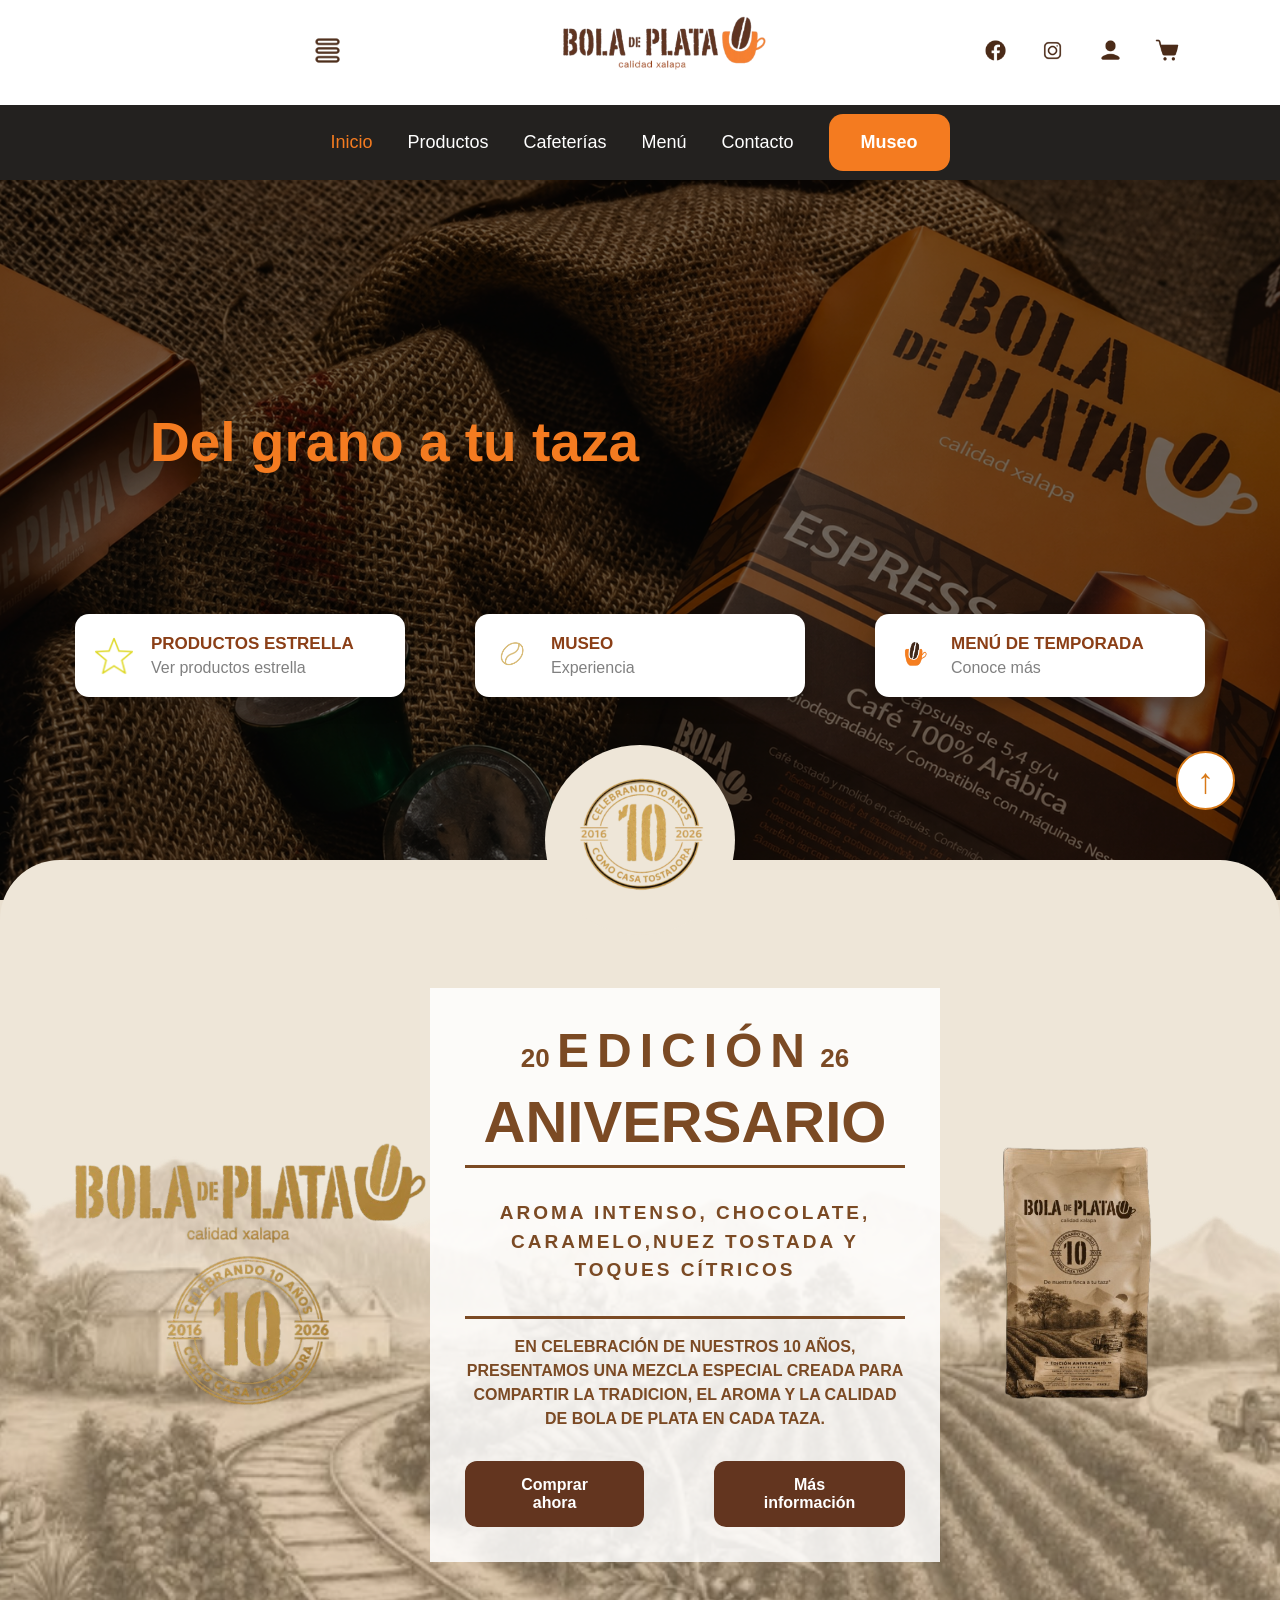
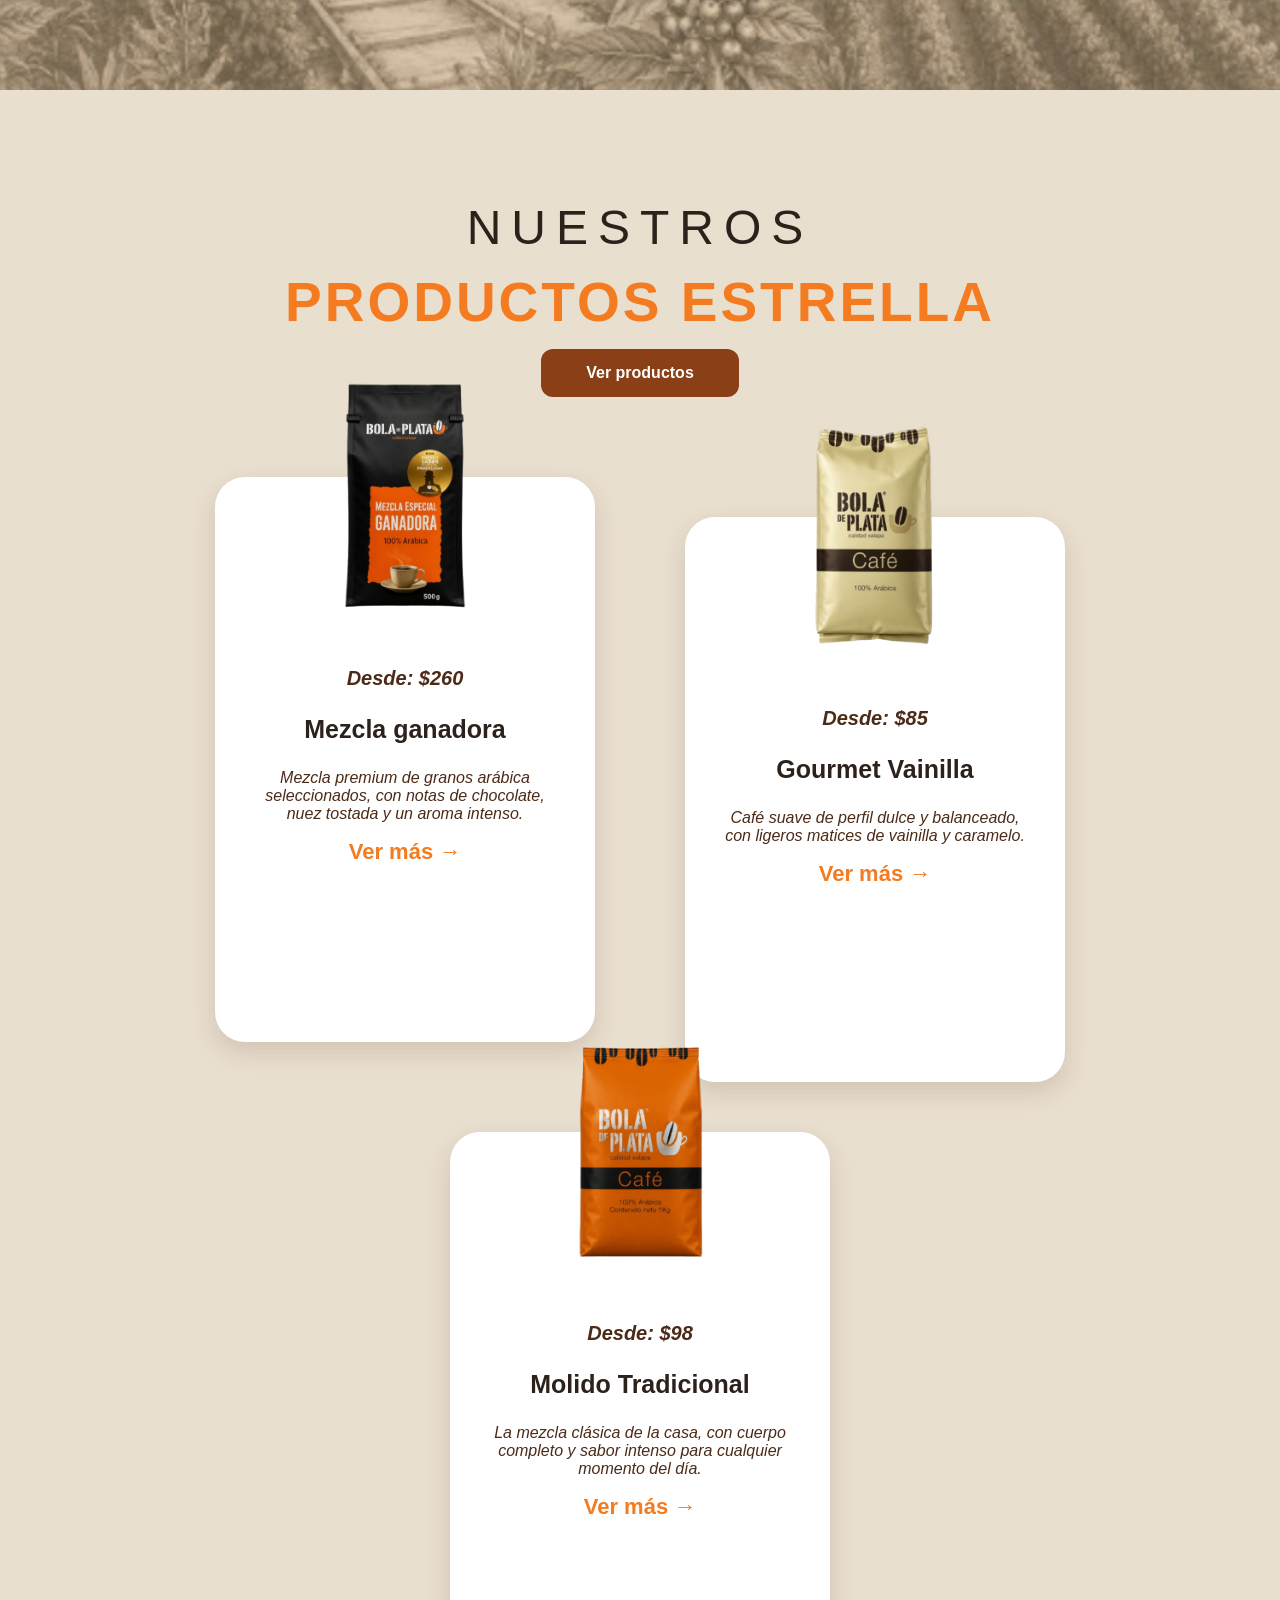
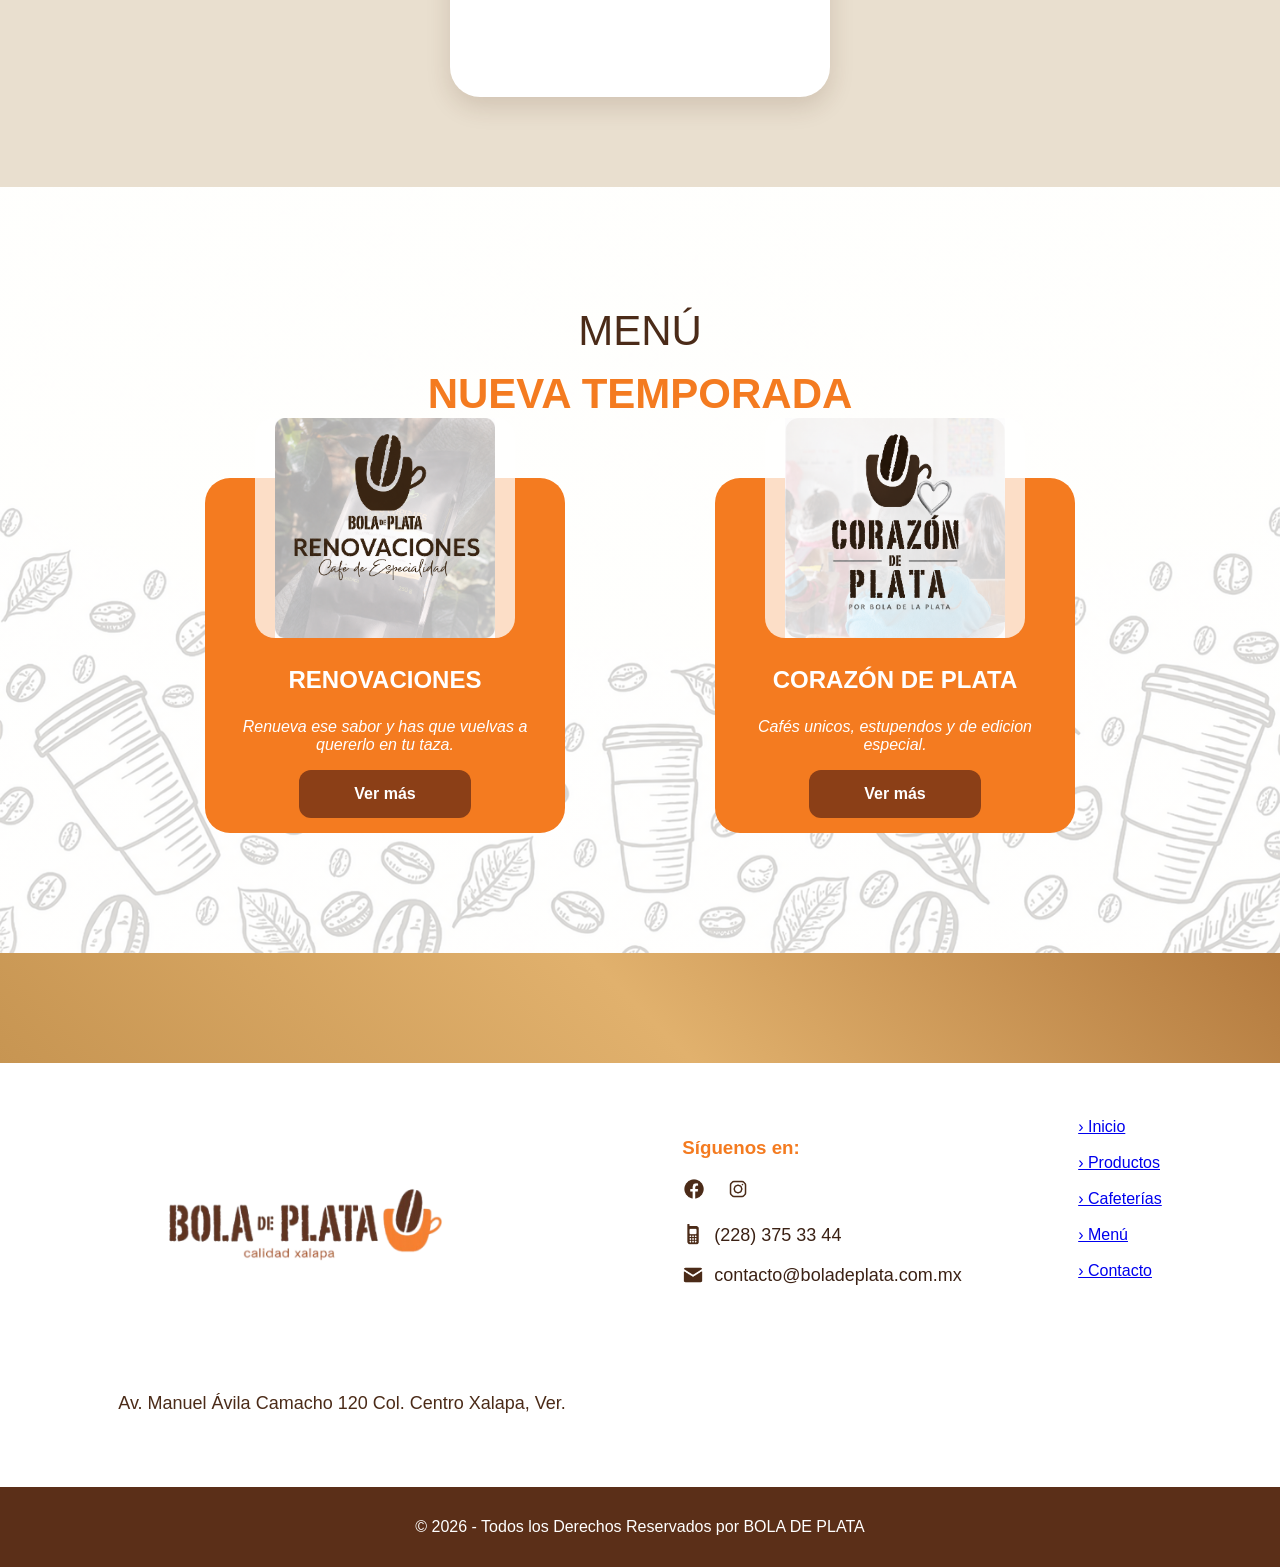
<file: cafeteria.html>
<!DOCTYPE html>
<html lang="es">
<head>
    <meta charset="UTF-8">
    <title>Bola de Plata</title>
    <link rel="stylesheet" href="css/estilo.css">
</head>
<body>

<header class="encabezado-superior">
    <div class="menu-icono">
        <img src="img/iconoMenu.png " alt="Menú">
    </div>

    <div class="logo-centro">
        <img src="img/iconoCentro.png" alt="Bola de Plata">
    </div>

    <div class="iconos">
        <a href="https://www.facebook.com/" target="_blank">
            <img src="img/iconoFace.png" alt="Facebook">
        </a>
        
        <a href="https://www.instagram.com/" target="_blank">
            <img src="img/iconoInsta.png" alt="Instagram">
        </a>
        
        <a href="contacto.html">
            <img src="img/iconoUsuario.png" alt="Usuario">
        </a>
        
        <a href="sucursales.html">
            <img src="img/iconoCarrito.png" alt="Carrito">
        </a>
    </div>
</header>

<nav class="menu-principal">
    <a href="cafeteria.html" class="activo">Inicio</a>
    <a href="productos.html">Productos</a>
    <a href="sucursales.html">Cafeterías</a>
    <a href="lineas.html">Menú</a>
    <a href="contacto.html">Contacto</a>
    <a href="museo.html" class="boton-menu">Museo</a>
</nav>

<section class="hero animar">
    <div class="capa-oscura"></div>

    <div class="contenido-hero">
        <h2>Del grano a tu taza</h2>
    </div>

    <div class="opciones-hero">
        <a href="productos.html" class="tarjeta-hero">
            <img src="img/iconoEstrella.png" alt="Productos" class="icono-hero">
            <div>
                <h3>PRODUCTOS ESTRELLA</h3>
                <p>Ver productos estrella</p>
            </div>
        </a>

        <a href="museo.html" class="tarjeta-hero">
            <img src="img/iconoGrano.png" alt="Museo" class="icono-hero">
            <div>
                <h3>MUSEO</h3>
                <p>Experiencia</p>
            </div>
        </a>

        <a href="lineas.html" class="tarjeta-hero">
            <img src="img/iconoCafe.png" alt="Líneas" class="icono-hero">
            <div>
                <h3>MENÚ DE TEMPORADA</h3>
                <p>Conoce más</p>
            </div>
        </a>
    </div>
</section>

<section class="aniversario animar">
    <div class="sello">
        <img src="img/dies.png" alt="Aniversario 10">
    </div>

    <div class="logo-aniversario">
        <img src="img/iconoDies.png" alt="Bola de Plata aniversario">
    </div>

    <div class="cuadro-aniversario">
        <h4>20 <span>EDICIÓN</span> 26</h4>
        <h1>ANIVERSARIO</h1>
        <hr>
        <h5>AROMA INTENSO, CHOCOLATE, CARAMELO,NUEZ TOSTADA Y TOQUES CÍTRICOS</h5>
        <hr>
        <p>
            EN CELEBRACIÓN DE NUESTROS 10 AÑOS, PRESENTAMOS UNA MEZCLA ESPECIAL
            CREADA PARA COMPARTIR LA TRADICION, EL AROMA Y LA CALIDAD DE BOLA DE PLATA
            EN CADA TAZA.
        </p>

        <div class="botones-aniversario">
            <a href="productos.html">Comprar ahora</a>
            <a href="productos.html">Más información</a>
        </div>
    </div>

    <div class="bolsa-cafe">
        <img src="img/bolsaDies.png" alt="Producto aniversario">
    </div>
</section>

<section class="productos-inicio animar">
    <h2>NUESTROS</h2>
    <h1>PRODUCTOS ESTRELLA</h1>
    <a href="productos.html" class="boton-tienda">Ver productos</a>

    <div class="contenedor-productos">
        <div class="producto-inicio">
            <img src="img/productoMezclaGanadora.png" alt="Cosecha Especial">
            <p class="precio">Desde: $260</p>
            <h3>Mezcla ganadora</h3>
            <p>Mezcla premium de granos arábica seleccionados,
                con notas de chocolate, nuez tostada y un aroma intenso.
            </p>
            <a href="productos.html">Ver más →</a>
        </div>

        <div class="producto-inicio grande">
            <img src="img/productoAzucar.png" alt="Mezcla Ganadora">
            <p class="precio">Desde: $85</p>
            <h3>Gourmet Vainilla</h3>
            <p>Café suave de perfil dulce y balanceado,
                con ligeros matices de vainilla y caramelo.</p>
            <a href="productos.html">Ver más →</a>
        </div>

        <div class="producto-inicio">
            <img src="img/productoMolido.png" alt="Gourmet">
            <p class="precio">Desde: $98</p>
            <h3>Molido Tradicional</h3>
            <p>La mezcla clásica de la casa,
                con cuerpo completo y sabor intenso para cualquier momento del día.</p>
            <a href="productos.html">Ver más →</a>
        </div>
    </div>
</section>

<section class="lineas-inicio animar">
    <h2>MENÚ</h2>
    <h1>NUEVA TEMPORADA</h1>

    <div class="contenedor-lineas">
        <div class="linea">
            <img src="img/Renovaciones.png" alt="Creaciones">
            <h3>RENOVACIONES</h3>
            <p>Renueva ese sabor y has que vuelvas a quererlo en tu taza.</p>
            <a href="lineas.html">Ver más</a>
        </div>

        <div class="linea">
            <img src="img/corazon.png" alt="Corazón de oro">
            <h3>CORAZÓN DE PLATA</h3>
            <p>Cafés unicos, estupendos y de edicion especial.</p>
            <a href="lineas.html">Ver más</a>
        </div>
    </div>
</section>

<footer class="footer-principal">
    <div class="tela"></div>

    <div class="footer-contenido">
        <div>
            <img src="img/iconoCentro.png" alt="Bola de Plata" class="logo-footer">
            <p>Av. Manuel Ávila Camacho 120 Col. Centro Xalapa, Ver.</p>
        </div>

        <div>
            <h3>Síguenos en:</h3>
            <p class="redes-footer">
                <a href="https://www.facebook.com/" target="_blank">
                    <img src="img/iconoFace.png" alt="Facebook">
                </a>
                
                <a href="https://www.instagram.com/" target="_blank">
                    <img src="img/iconoInsta.png" alt="Instagram">
                </a>
            </p>
            <p class="dato-footer">
                <img src="img/iconoTel.png" alt="Teléfono">
                <a href="tel:2283753344">(228) 375 33 44</a>
            </p>
            
            <p class="dato-footer">
                <img src="img/iconoCorreo.png" alt="Correo">
                <a href="mailto:contacto@boladeplata.com.mx">contacto@boladeplata.com.mx</a>
</p>
        </div>

        <div>
            <a href="cafeteria.html">› Inicio</a>
            <p></p>
            <a href="productos.html">› Productos</a>
            <p></p>
            <a href="sucursales.html">› Cafeterías</a>
            <p></p>
            <a href="lineas.html">› Menú</a>
            <p></p>
            <a href="contacto.html">› Contacto</a>
        </div>
    </div>

    <div class="derechos">
        <p>© 2026 - Todos los Derechos Reservados por BOLA DE PLATA</p>
    </div>
</footer>

<a href="#" class="subir">↑</a>

<script src="javascript/funcionamiento.js"></script>
</body>
</html>
</file>
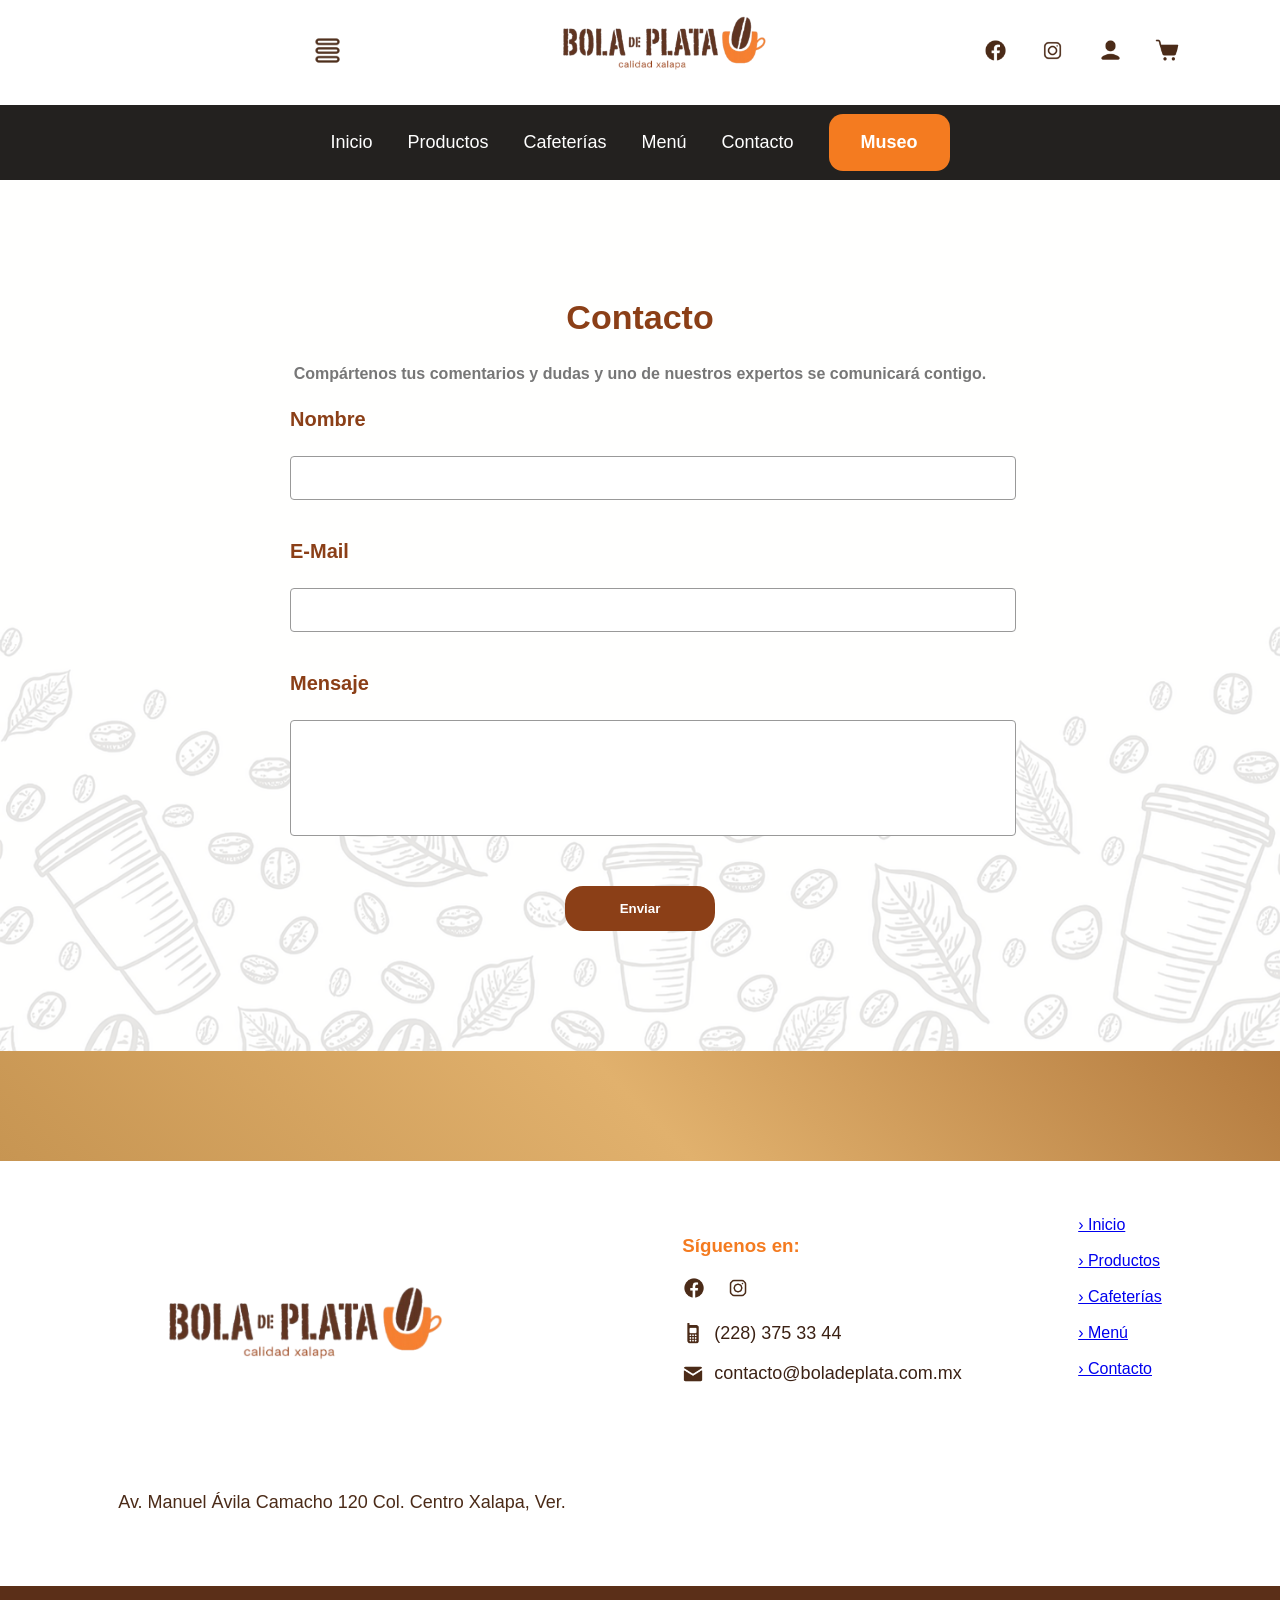
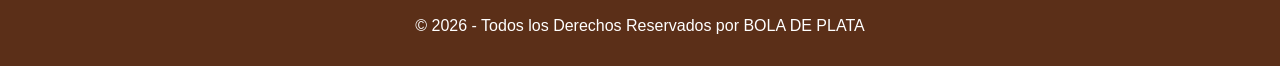
<file: contacto.html>
<!DOCTYPE html>
<html lang="es">
<head>
    <meta charset="UTF-8">
    <title>Contacto</title>
    <link rel="stylesheet" href="css/estilo.css">
</head>
<body>

<header class="encabezado-superior">
    <div class="menu-icono">
        <img src="img/iconoMenu.png" alt="Menú">
    </div>

    <div class="logo-centro">
        <img src="img/iconoCentro.png" alt="Bola de Plata">
    </div>

    <div class="iconos">
        <a href="https://www.facebook.com/" target="_blank">
            <img src="img/iconoFace.png" alt="Facebook">
        </a>
        
        <a href="https://www.instagram.com/" target="_blank">
            <img src="img/iconoInsta.png" alt="Instagram">
        </a>
        
        <a href="contacto.html">
            <img src="img/iconoUsuario.png" alt="Usuario">
        </a>
        
        <a href="sucursales.html">
            <img src="img/iconoCarrito.png" alt="Carrito">
        </a>
    </div>
</header>

<nav class="menu-principal">
    <a href="cafeteria.html">Inicio</a>
    <a href="productos.html">Productos</a>
    <a href="sucursales.html">Cafeterías</a>
    <a href="lineas.html">Menú</a>
    <a href="contacto.html">Contacto</a>
    <a href="museo.html" class="boton-menu">Museo</a>
</nav>

<section class="contacto-pagina">
    <div class="formulario-contacto">
        <h1>Contacto</h1>

        <p>
            Compártenos tus comentarios y dudas y uno de
            nuestros expertos se comunicará contigo.
        </p>

        <form onsubmit="enviarMensaje(); return false;">
            <label>Nombre</label>
            <input type="text" required>

            <label>E-Mail</label>
            <input type="email" required>

            <label>Mensaje</label>
            <textarea required></textarea>

            <button type="submit">Enviar</button>
        </form>

        <p id="mensaje"></p>
    </div>
</section>

<footer class="footer-principal">
    <div class="tela"></div>

    <div class="footer-contenido">
        <div>
            <img src="img/iconoCentro.png" alt="Bola de Plata" class="logo-footer">
            <p>Av. Manuel Ávila Camacho 120 Col. Centro Xalapa, Ver.</p>
        </div>

        <div>
            <h3>Síguenos en:</h3>
            <p class="redes-footer">
                <a href="https://www.facebook.com/" target="_blank">
                    <img src="img/iconoFace.png" alt="Facebook">
                </a>
                
                <a href="https://www.instagram.com/" target="_blank">
                    <img src="img/iconoInsta.png" alt="Instagram">
                </a>
            </p>
            <p class="dato-footer">
                <img src="img/iconoTel.png" alt="Teléfono">
                <a href="tel:2283753344">(228) 375 33 44</a>
            </p>

            <p class="dato-footer">
                <img src="img/iconoCorreo.png" alt="Correo">
                <a href="mailto:contacto@boladeplata.com.mx">contacto@boladeplata.com.mx</a>
            </p>
        </div>

        <div>
            <a href="cafeteria.html">› Inicio</a>
            <p></p>
            <a href="productos.html">› Productos</a>
            <p></p>
            <a href="sucursales.html">› Cafeterías</a>
            <p></p>
            <a href="lineas.html">› Menú</a>
            <p></p>
            <a href="contacto.html">› Contacto</a>
        </div>
    </div>

    <div class="derechos">
        <p>© 2026 - Todos los Derechos Reservados por BOLA DE PLATA</p>
    </div>
</footer>

<script src="javascript/funcionamiento.js"></script>
</body>
</html>
</file>
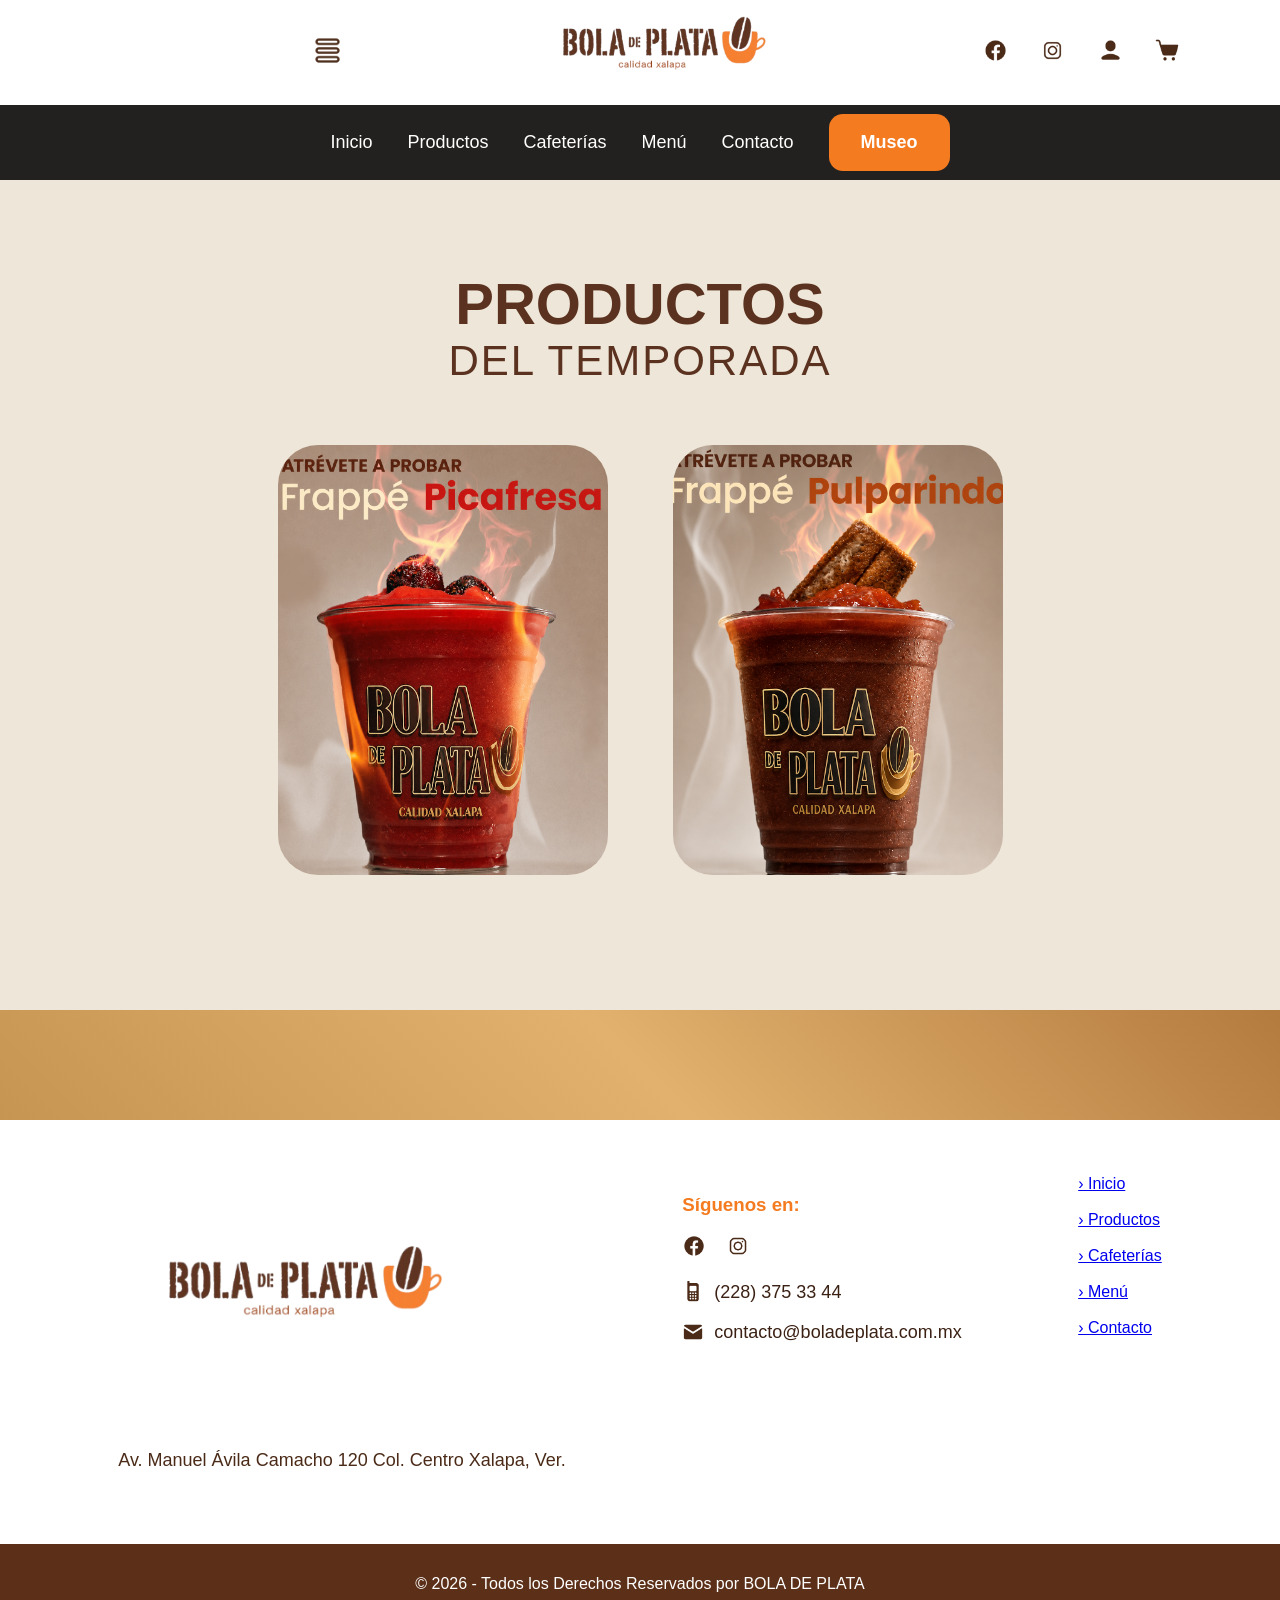
<file: lineas.html>
<!DOCTYPE html>
<html lang="es">
<head>
    <meta charset="UTF-8">
    <title>Líneas de Bola de plata</title>
    <link rel="stylesheet" href="css/estilo.css">
</head>
<body>

<header class="encabezado-superior">
    <div class="menu-icono">
        <img src="img/iconoMenu.png" alt="Menú">
    </div>

    <div class="logo-centro">
        <img src="img/iconoCentro.png" alt="Bola de Plata">
    </div>

    <div class="iconos">
        <a href="https://www.facebook.com/" target="_blank">
            <img src="img/iconoFace.png" alt="Facebook">
        </a>
        
        <a href="https://www.instagram.com/" target="_blank">
            <img src="img/iconoInsta.png" alt="Instagram">
        </a>
        
        <a href="contacto.html">
            <img src="img/iconoUsuario.png" alt="Usuario">
        </a>
        
        <a href="sucursales.html">
            <img src="img/iconoCarrito.png" alt="Carrito">
        </a>
    </div>
</header>

<nav class="menu-principal">
    <a href="cafeteria.html">Inicio</a>
    <a href="productos.html">Productos</a>
    <a href="sucursales.html">Cafeterías</a>
    <a href="lineas.html">Menú</a>
    <a href="contacto.html">Contacto</a>
    <a href="museo.html" class="boton-menu">Museo</a>
</nav>

<section class="temporada animar">
    <h1>PRODUCTOS</h1>
    <h2>DEL TEMPORADA</h2>

    <div class="productos-temporada">
        <div class="temporada-card">
            <img src="img/menu1.png" alt="Frappé Picafresa">
        </div>

        <div class="temporada-card">
            <img src="img/menu2.png" alt="Frappé Pulparindo">
        </div>
    </div>
</section>

<footer class="footer-principal">
    <div class="tela"></div>

    <div class="footer-contenido">
        <div>
            <img src="img/iconoCentro.png" alt="Bola de Plata" class="logo-footer">
            <p>Av. Manuel Ávila Camacho 120 Col. Centro Xalapa, Ver.</p>
        </div>

        <div>
            <h3>Síguenos en:</h3>
            <p class="redes-footer">
                <a href="https://www.facebook.com/" target="_blank">
                    <img src="img/iconoFace.png" alt="Facebook">
                </a>
                
                <a href="https://www.instagram.com/" target="_blank">
                    <img src="img/iconoInsta.png" alt="Instagram">
                </a>
            </p>
            <p class="dato-footer">
                <img src="img/iconoTel.png" alt="Teléfono">
                <a href="tel:2283753344">(228) 375 33 44</a>
            </p>

            <p class="dato-footer">
                <img src="img/iconoCorreo.png" alt="Correo">
                <a href="mailto:contacto@boladeplata.com.mx">contacto@boladeplata.com.mx</a>
            </p>
        </div>

        <div>
            <a href="cafeteria.html">› Inicio</a>
            <p></p>
            <a href="productos.html">› Productos</a>
            <p></p>
            <a href="sucursales.html">› Cafeterías</a>
            <p></p>
            <a href="lineas.html">› Menú</a>
            <p></p>
            <a href="contacto.html">› Contacto</a>
        </div>
    </div>

    <div class="derechos">
        <p>© 2026 - Todos los Derechos Reservados por BOLA DE PLATA</p>
    </div>
</footer>
<script src="javascript/funcionamiento.js"></script>

</body>
</html>
</file>
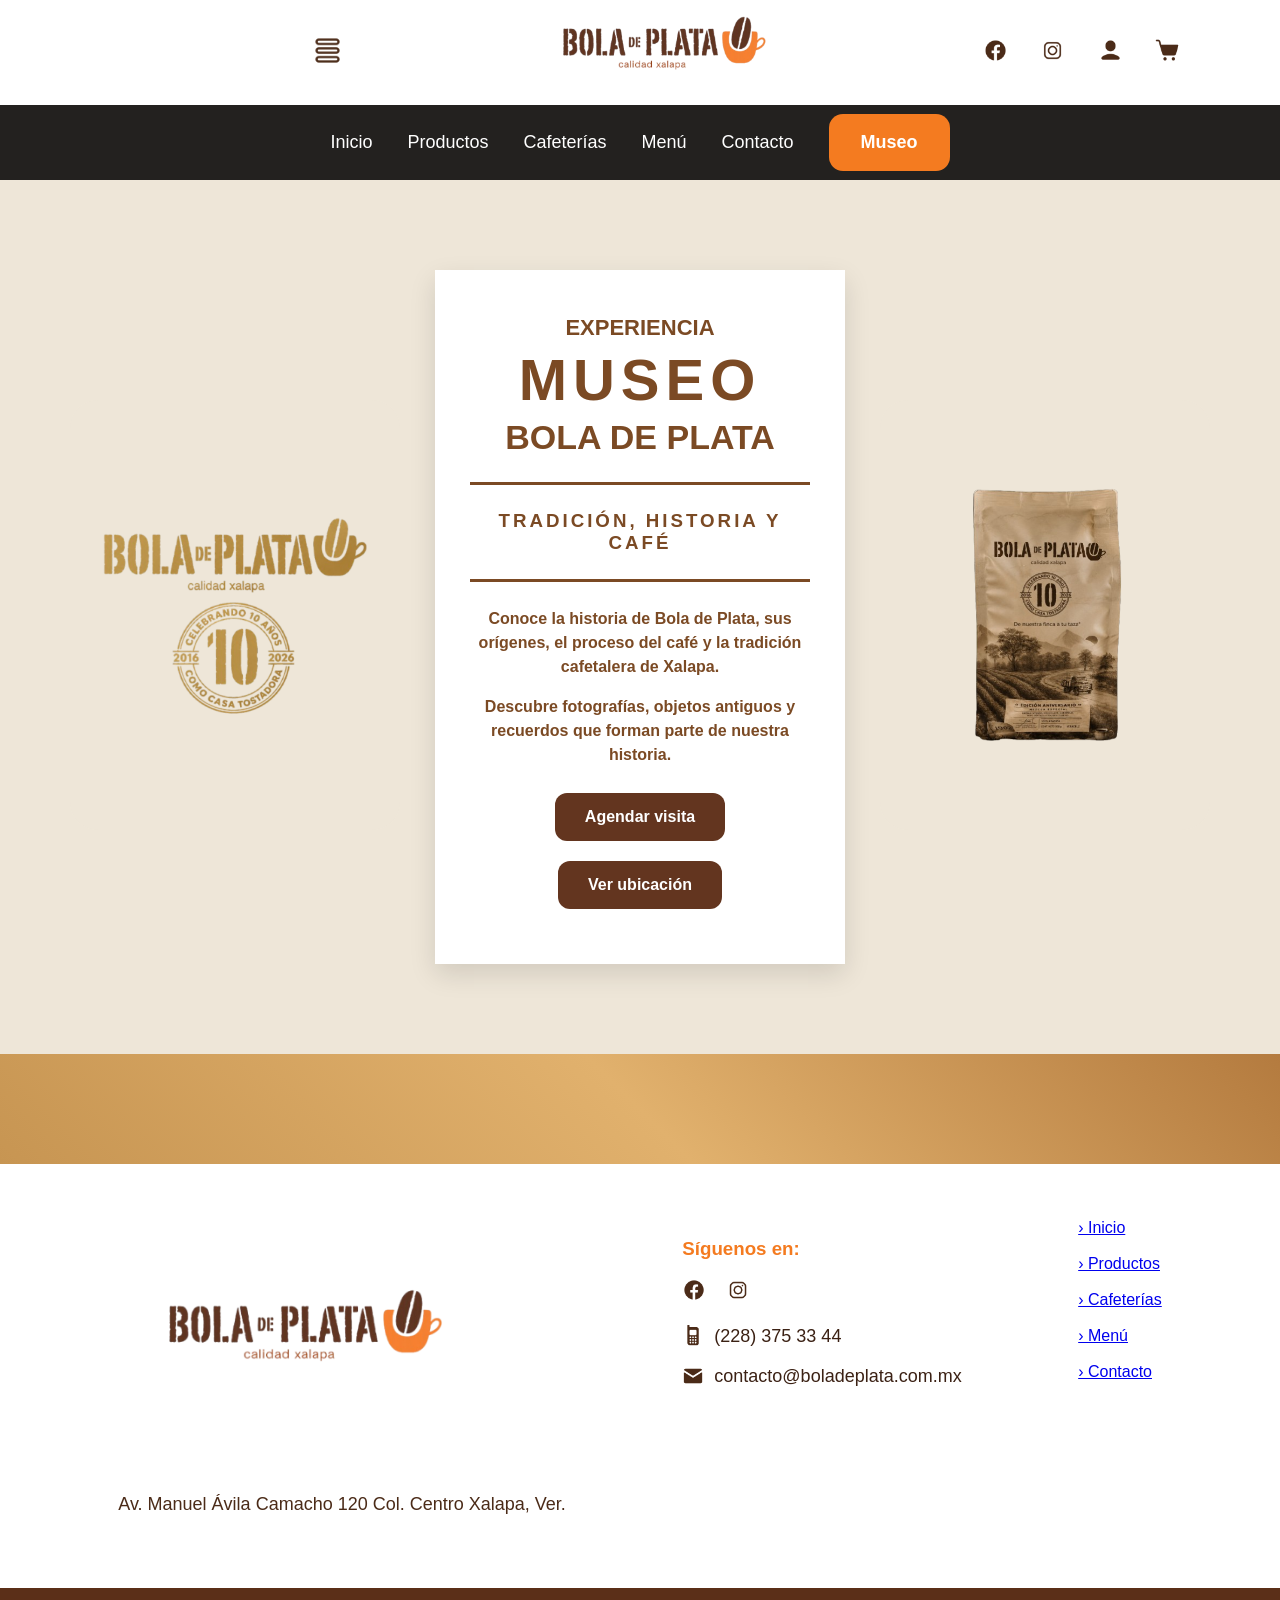
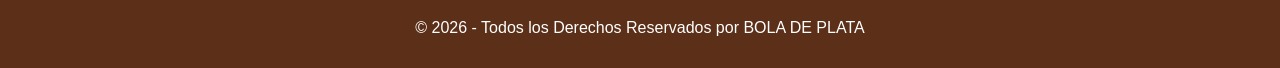
<file: museo.html>
<!DOCTYPE html>
<html lang="es">
<head>
    <meta charset="UTF-8">
    <title>Museo</title>
    <link rel="stylesheet" href="css/estilo.css">
</head>
<body>

<header class="encabezado-superior">
    <div class="menu-icono">
        <img src="img/iconoMenu.png" alt="Menú">
    </div>

    <div class="logo-centro">
        <img src="img/iconoCentro.png" alt="Bola de Plata">
    </div>

    <div class="iconos">
        <a href="https://www.facebook.com/" target="_blank">
            <img src="img/iconoFace.png" alt="Facebook">
        </a>
        
        <a href="https://www.instagram.com/" target="_blank">
            <img src="img/iconoInsta.png" alt="Instagram">
        </a>
        
        <a href="contacto.html">
            <img src="img/iconoUsuario.png" alt="Usuario">
        </a>
        
        <a href="sucursales.html">
            <img src="img/iconoCarrito.png" alt="Carrito">
        </a>
    </div>
</header>

<nav class="menu-principal">
    <a href="cafeteria.html">Inicio</a>
    <a href="productos.html">Productos</a>
    <a href="sucursales.html">Cafeterías</a>
    <a href="lineas.html">Menú</a>
    <a href="contacto.html">Contacto</a>
    <a href="museo.html" class="boton-menu">Museo</a>
</nav>

    <section class="museo-pagina animar">
    
        <div class="museo-lateral">
            <img src="img/iconoDies.png" alt="Museo Bola de Plata">
        </div>
    
        <div class="cuadro-museo">
            <h4>EXPERIENCIA</h4>
            <h1>MUSEO</h1>
            <h2>BOLA DE PLATA</h2>
    
            <hr>
    
            <h3>TRADICIÓN, HISTORIA Y CAFÉ</h3>
    
            <hr>
    
            <p>
                Conoce la historia de Bola de Plata, sus orígenes,
                el proceso del café y la tradición cafetalera de Xalapa.
            </p>
    
            <p>
                Descubre fotografías, objetos antiguos y recuerdos que
                forman parte de nuestra historia.
            </p>
    
            <div class="botones-museo">
                <a href="contacto.html">Agendar visita</a>
                <a href="sucursales.html">Ver ubicación</a>
            </div>
        </div>
    
        <div class="museo-lateral">
            <img src="img/bolsaDies.png" alt="Historia del café">
        </div>
    
    </section>

<footer class="footer-principal">
    <div class="tela"></div>

    <div class="footer-contenido">
        <div>
            <img src="img/iconoCentro.png" alt="Bola de Plata" class="logo-footer">
            <p>Av. Manuel Ávila Camacho 120 Col. Centro Xalapa, Ver.</p>
        </div>

        <div>
            <h3>Síguenos en:</h3>
            <p class="redes-footer">
                <a href="https://www.facebook.com/" target="_blank">
                    <img src="img/iconoFace.png" alt="Facebook">
                </a>
                
                <a href="https://www.instagram.com/" target="_blank">
                    <img src="img/iconoInsta.png" alt="Instagram">
                </a>
            </p>
            <p class="dato-footer">
                <img src="img/iconoTel.png" alt="Teléfono">
                <a href="tel:2283753344">(228) 375 33 44</a>
            </p>
            
            <p class="dato-footer">
                <img src="img/iconoCorreo.png" alt="Correo">
                <a href="mailto:contacto@boladeplata.com.mx">contacto@boladeplata.com.mx</a>
</p>
        </div>

        <div>
            <a href="cafeteria.html">› Inicio</a>
            <p></p>
            <a href="productos.html">› Productos</a>
            <p></p>
            <a href="sucursales.html">› Cafeterías</a>
            <p></p>
            <a href="lineas.html">› Menú</a>
            <p></p>
            <a href="contacto.html">› Contacto</a>
        </div>
    </div>

    <div class="derechos">
        <p>© 2026 - Todos los Derechos Reservados por BOLA DE PLATA</p>
    </div>
</footer>
<script src="javascript/funcionamiento.js"></script>

</body>
</html>
</file>
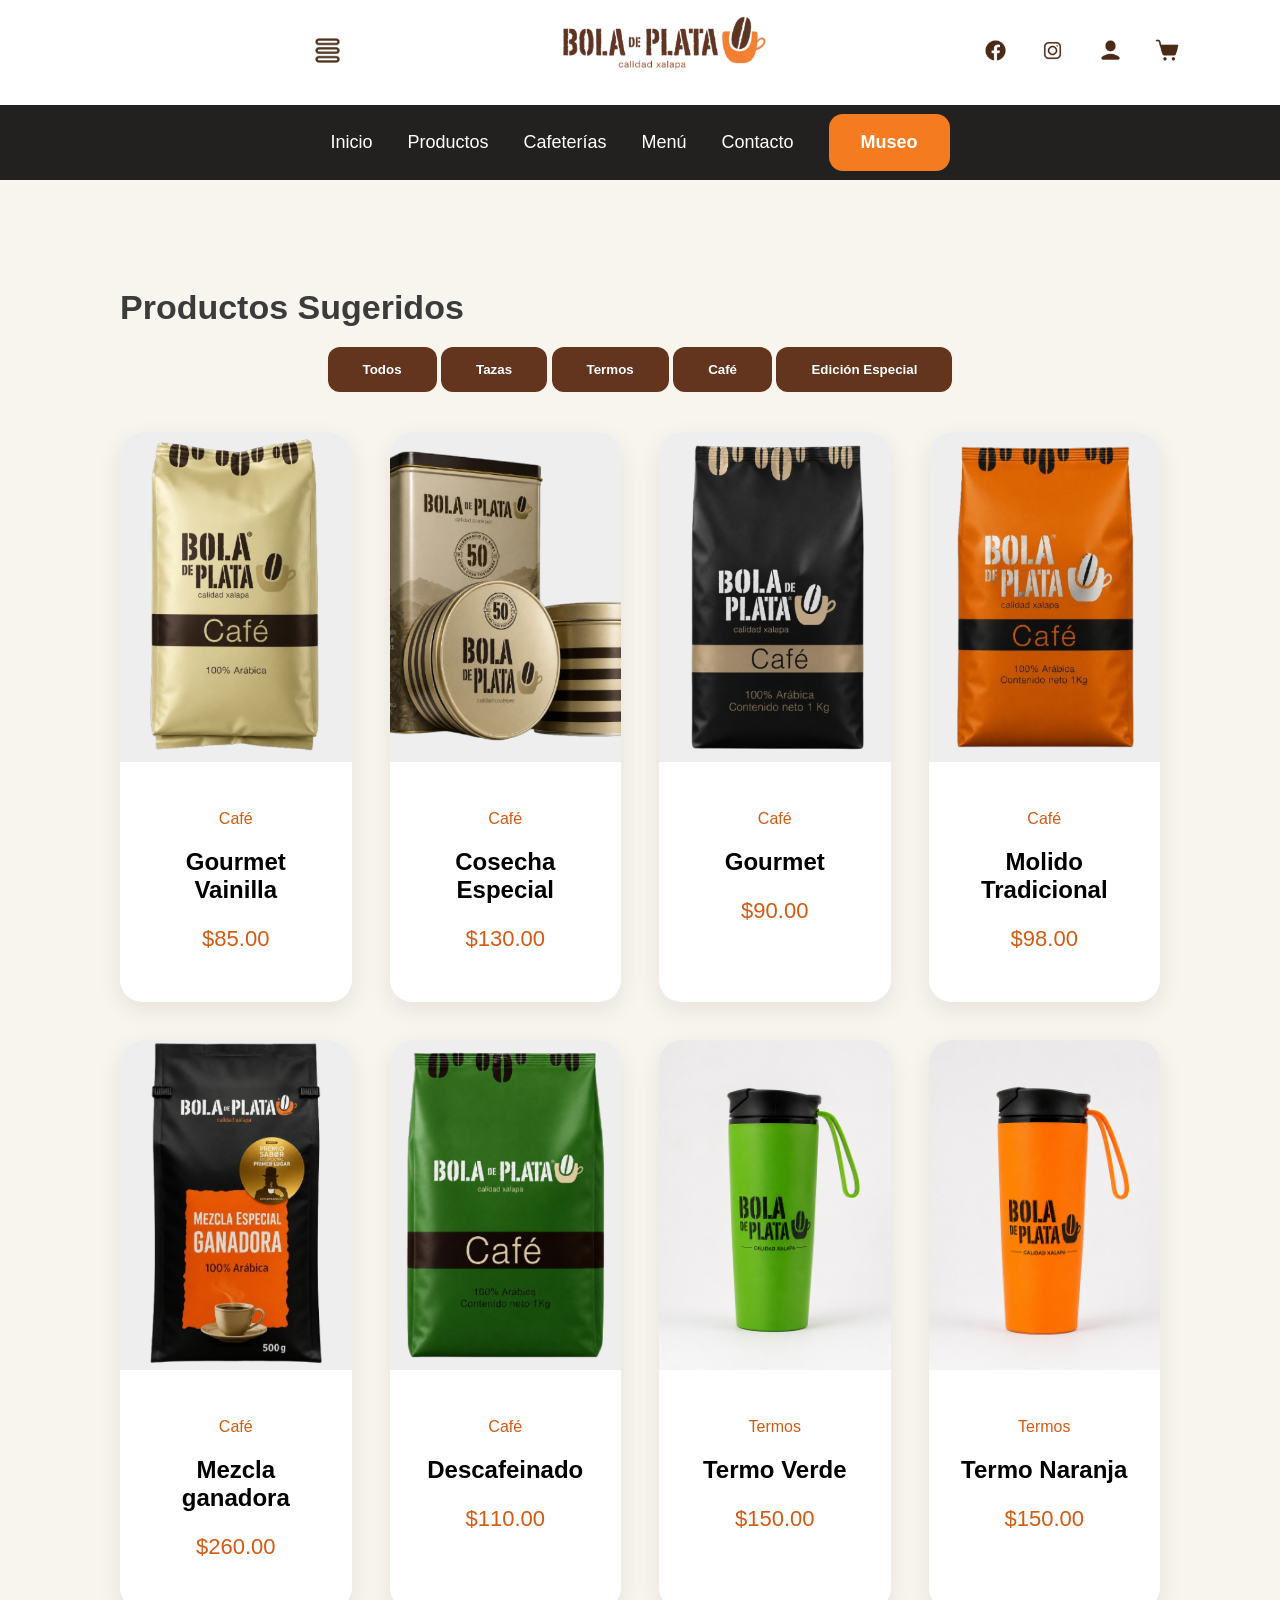
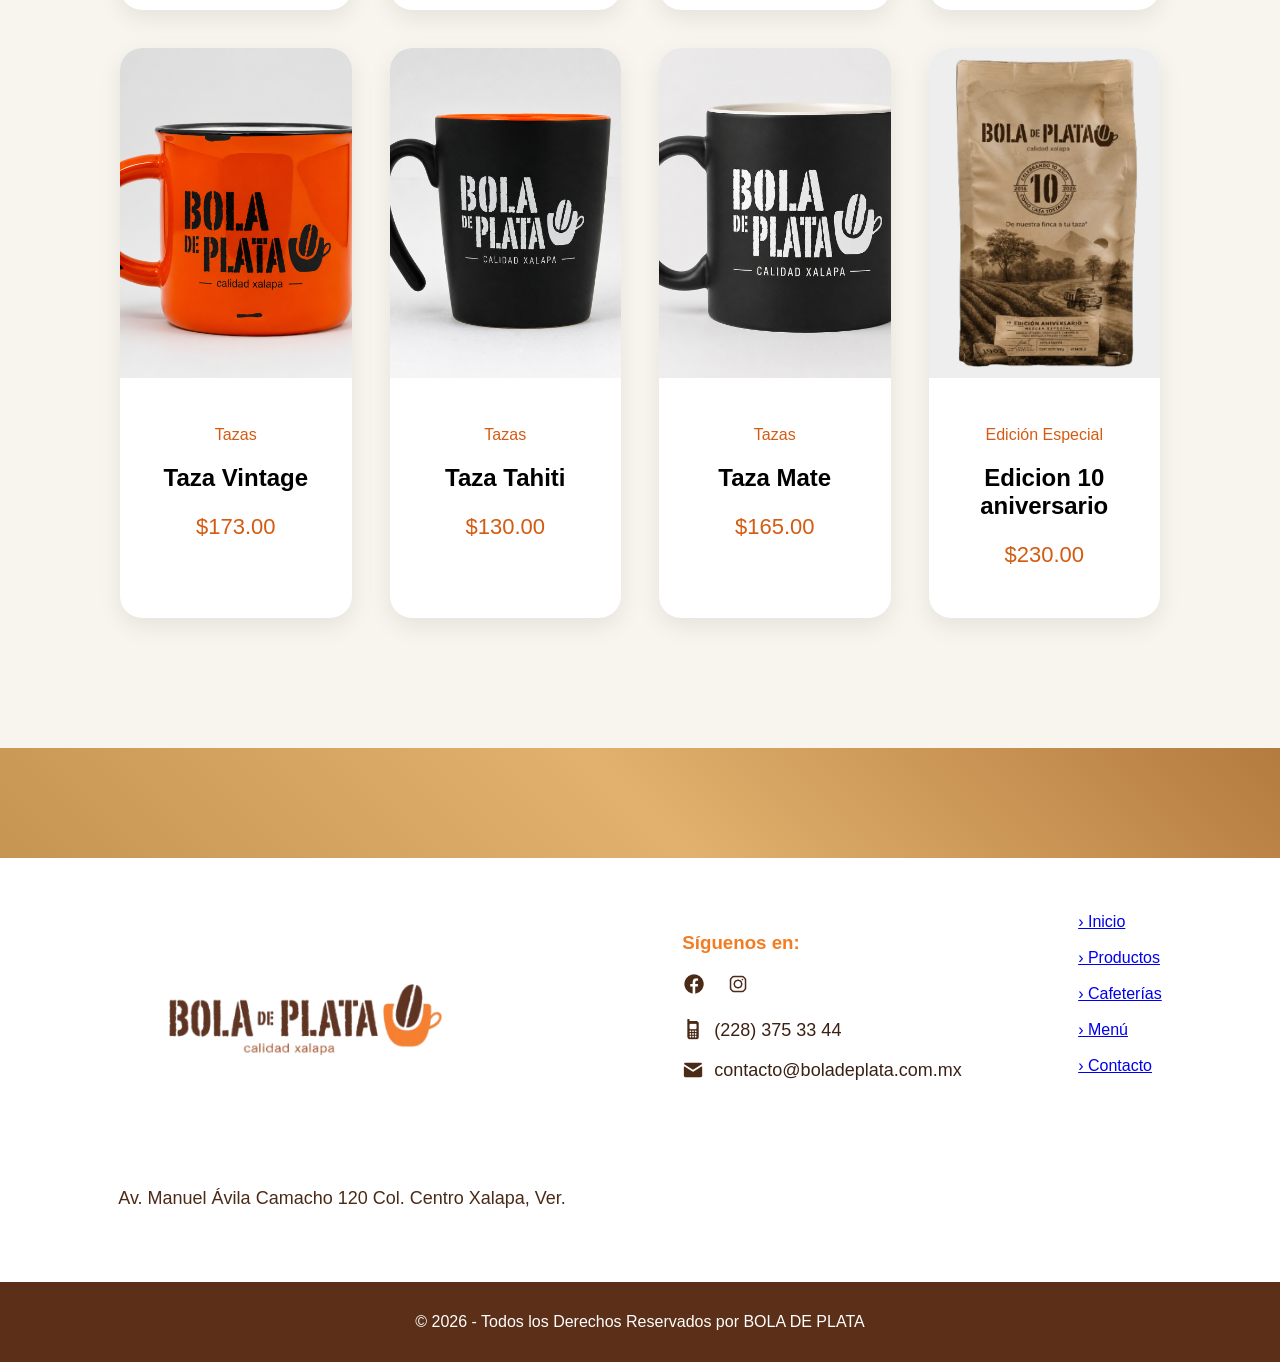
<file: productos.html>
<!DOCTYPE html>
<html lang="es">
<head>
    <meta charset="UTF-8">
    <title>Productos</title>
    <link rel="stylesheet" href="css/estilo.css">
</head>
<body>

<header class="encabezado-superior">
    <div class="menu-icono">
        <img src="img/iconoMenu.png" alt="Menú">
    </div>

    <div class="logo-centro">
        <img src="img/iconoCentro.png" alt="Bola de Plata">
    </div>

    <div class="iconos">
        <a href="https://www.facebook.com/" target="_blank">
            <img src="img/iconoFace.png" alt="Facebook">
        </a>
        
        <a href="https://www.instagram.com/" target="_blank">
            <img src="img/iconoInsta.png" alt="Instagram">
        </a>
        
        <a href="contacto.html">
            <img src="img/iconoUsuario.png" alt="Usuario">
        </a>
        
        <a href="sucursales.html">
            <img src="img/iconoCarrito.png" alt="Carrito">
        </a>
    </div>
</header>

<nav class="menu-principal">
    <a href="cafeteria.html">Inicio</a>
    <a href="productos.html">Productos</a>
    <a href="sucursales.html">Cafeterías</a>
    <a href="lineas.html">Menú</a>
    <a href="contacto.html">Contacto</a>
    <a href="museo.html" class="boton-menu">Museo</a>
</nav>

<section class="productos-sugeridos">
    <h1>Productos Sugeridos</h1>

    <div class="filtros-productos">
        <button onclick="filtrarProductos('Todos')">Todos</button>
        <button onclick="filtrarProductos('Tazas')">Tazas</button>
        <button onclick="filtrarProductos('Termos')">Termos</button>
        <button onclick="filtrarProductos('Café')">Café</button>
        <button onclick="filtrarProductos('Edición Especial')">Edición Especial</button>
    </div>

    <div id="listaProductos" class="grid-productos"></div>
</section>

<footer class="footer-principal">
    <div class="tela"></div>

    <div class="footer-contenido">
        <div>
            <img src="img/iconoCentro.png" alt="Bola de Plata" class="logo-footer">
            <p>Av. Manuel Ávila Camacho 120 Col. Centro Xalapa, Ver.</p>
        </div>

        <div>
            <h3>Síguenos en:</h3>
            <p class="redes-footer">
                <a href="https://www.facebook.com/" target="_blank">
                    <img src="img/iconoFace.png" alt="Facebook">
                </a>
                
                <a href="https://www.instagram.com/" target="_blank">
                    <img src="img/iconoInsta.png" alt="Instagram">
                </a>
            </p>
            <p class="dato-footer">
                <img src="img/iconoTel.png" alt="Teléfono">
                <a href="tel:2283753344">(228) 375 33 44</a>
            </p>

            <p class="dato-footer">
                <img src="img/iconoCorreo.png" alt="Correo">
                <a href="mailto:contacto@boladeplata.com.mx">contacto@boladeplata.com.mx</a>
            </p>
        </div>

        <div>
            <a href="cafeteria.html">› Inicio</a>
            <p></p>
            <a href="productos.html">› Productos</a>
            <p></p>
            <a href="sucursales.html">› Cafeterías</a>
            <p></p>
            <a href="lineas.html">› Menú</a>
            <p></p>
            <a href="contacto.html">› Contacto</a>
        </div>
    </div>

    <div class="derechos">
        <p>© 2026 - Todos los Derechos Reservados por BOLA DE PLATA</p>
    </div>
</footer>

<script src="javascript/funcionamiento.js"></script>
</body>
</html>
</file>
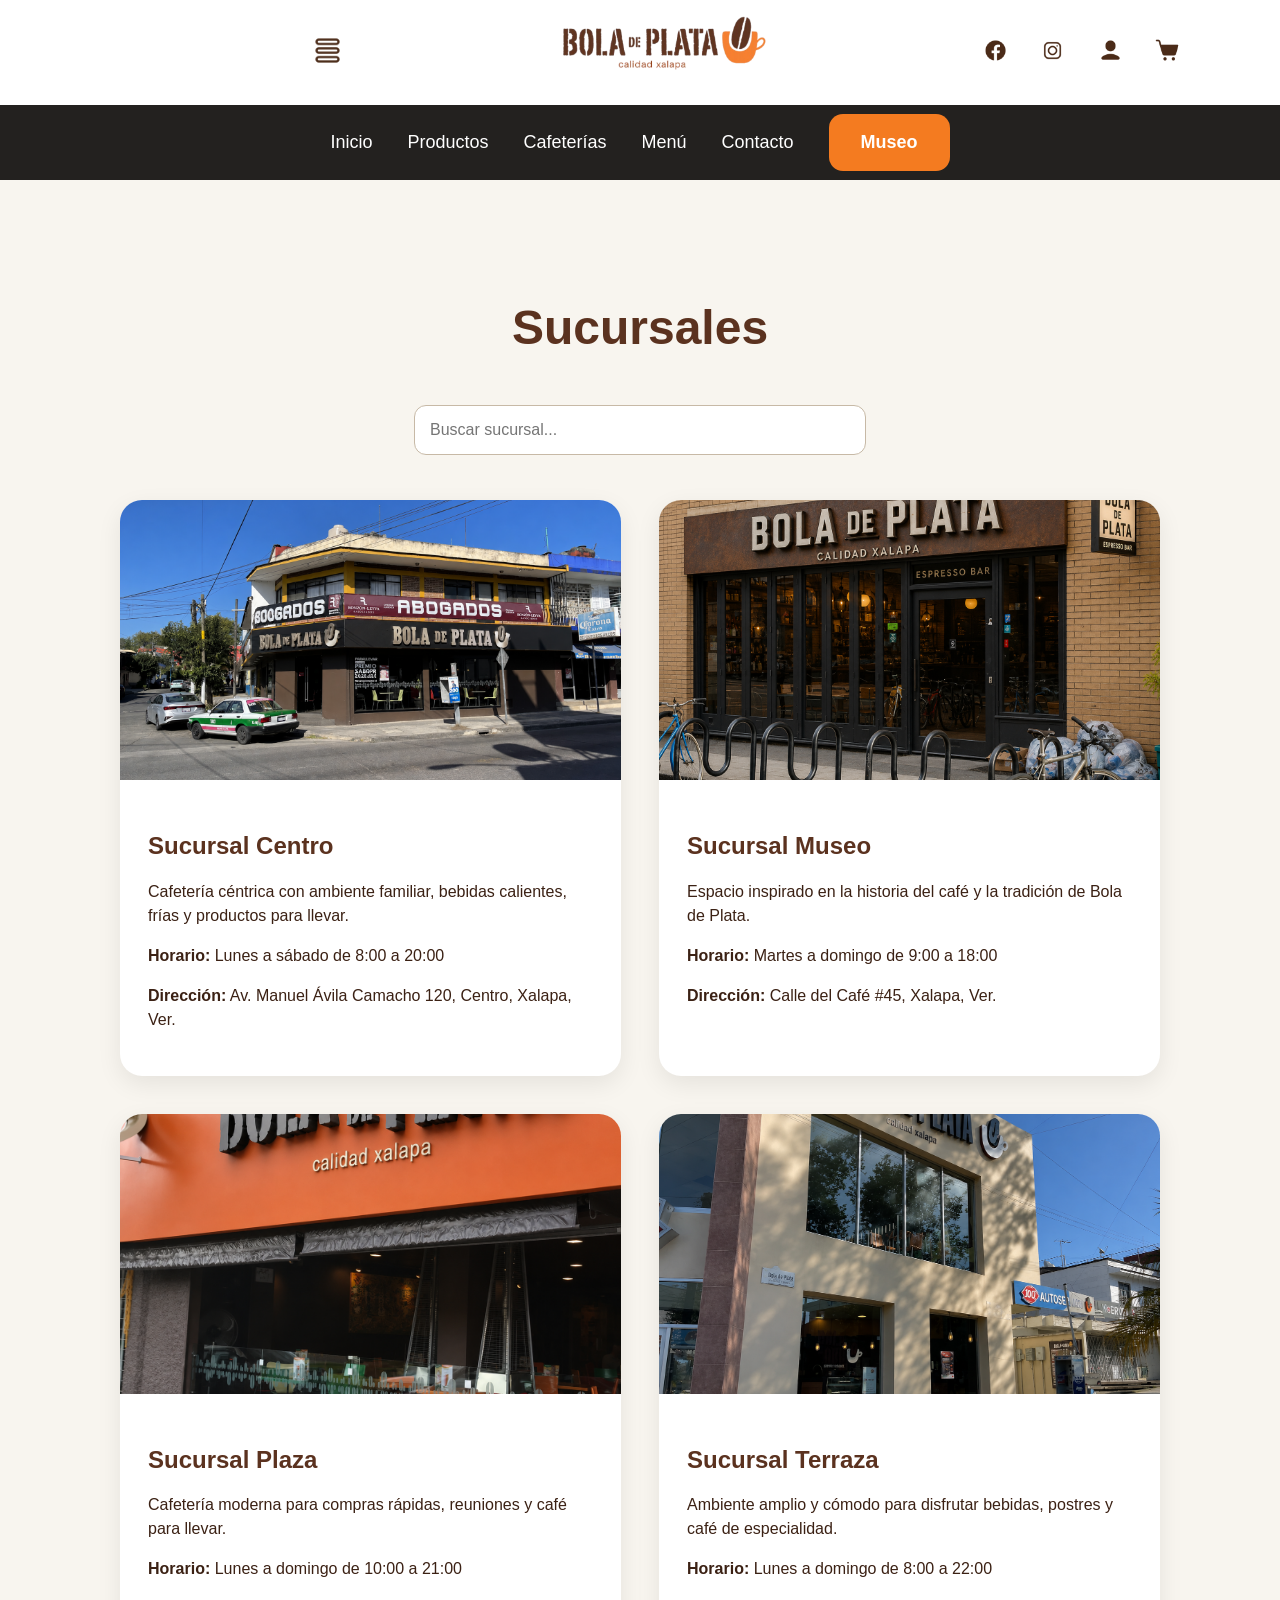
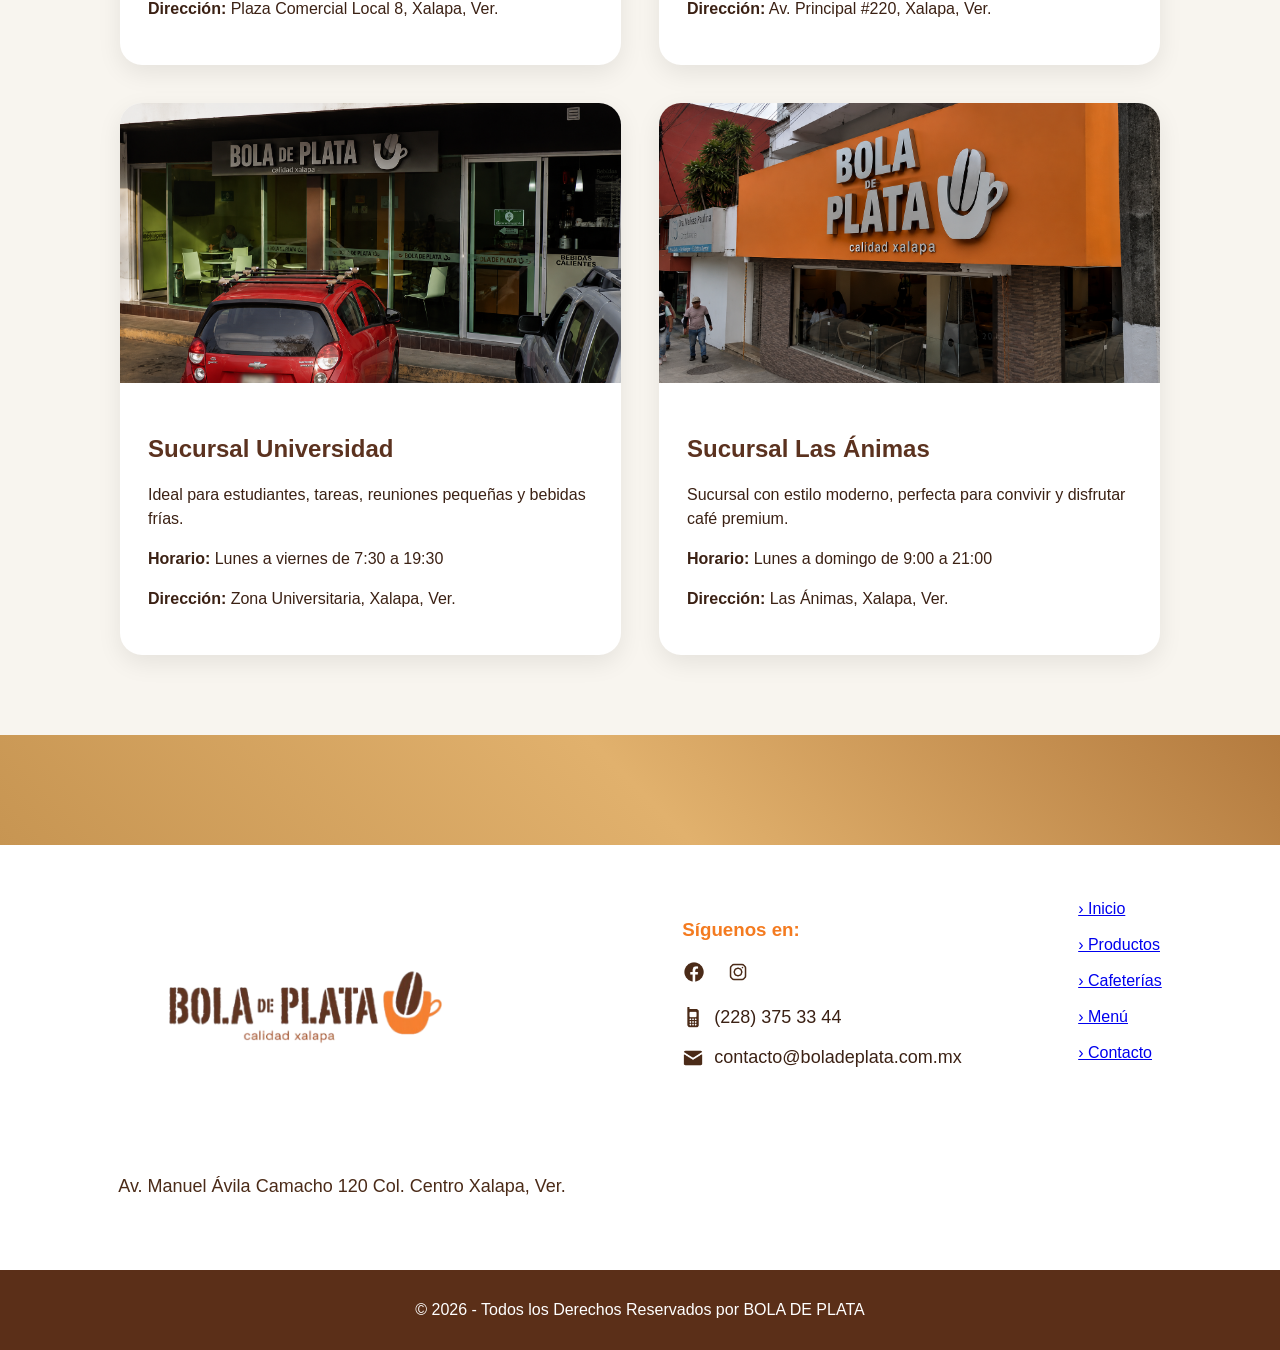
<file: sucursales.html>
<!DOCTYPE html>
<html lang="es">
<head>
    <meta charset="UTF-8">
    <title>Sucursales</title>
    <link rel="stylesheet" href="css/estilo.css">
</head>
<body>

<header class="encabezado-superior">
    <div class="menu-icono">
        <img src="img/iconoMenu.png" alt="Menú">
    </div>

    <div class="logo-centro">
        <img src="img/iconoCentro.png" alt="Bola de Plata">
    </div>

    <div class="iconos">
        <a href="https://www.facebook.com/" target="_blank">
            <img src="img/iconoFace.png" alt="Facebook">
        </a>
        
        <a href="https://www.instagram.com/" target="_blank">
            <img src="img/iconoInsta.png" alt="Instagram">
        </a>
        
        <a href="contacto.html">
            <img src="img/iconoUsuario.png" alt="Usuario">
        </a>
        
        <a href="sucursales.html">
            <img src="img/iconoCarrito.png" alt="Carrito">
        </a>
    </div>
</header>

<nav class="menu-principal">
    <a href="cafeteria.html">Inicio</a>
    <a href="productos.html">Productos</a>
    <a href="sucursales.html">Cafeterías</a>
    <a href="lineas.html">Menú</a>
    <a href="contacto.html">Contacto</a>
    <a href="museo.html" class="boton-menu">Museo</a>
</nav>

<section class="sucursales-pagina">
    <h1>Sucursales</h1>
    <input type="text" id="buscadorSucursales" placeholder="Buscar sucursal..." onkeyup="buscarSucursales()">

    <div id="listaSucursales" class="grid-sucursales"></div>
</section>

<footer class="footer-principal">
    <div class="tela"></div>

    <div class="footer-contenido">
        <div>
            <img src="img/iconoCentro.png" alt="Bola de Plata" class="logo-footer">
            <p>Av. Manuel Ávila Camacho 120 Col. Centro Xalapa, Ver.</p>
        </div>

        <div>
            <h3>Síguenos en:</h3>
            <p class="redes-footer">
                <a href="https://www.facebook.com/" target="_blank">
                    <img src="img/iconoFace.png" alt="Facebook">
                </a>
                
                <a href="https://www.instagram.com/" target="_blank">
                    <img src="img/iconoInsta.png" alt="Instagram">
                </a>
            </p>
            <p class="dato-footer">
                <img src="img/iconoTel.png" alt="Teléfono">
                <a href="tel:2283753344">(228) 375 33 44</a>
            </p>

            <p class="dato-footer">
                <img src="img/iconoCorreo.png" alt="Correo">
                <a href="mailto:contacto@boladeplata.com.mx">contacto@boladeplata.com.mx</a>
            </p>
        </div>

        <div>
            <a href="cafeteria.html">› Inicio</a>
            <p></p>
            <a href="productos.html">› Productos</a>
            <p></p>
            <a href="sucursales.html">› Cafeterías</a>
            <p></p>
            <a href="lineas.html">› Menú</a>
            <p></p>
            <a href="contacto.html">› Contacto</a>
        </div>
    </div>

    <div class="derechos">
        <p>© 2026 - Todos los Derechos Reservados por BOLA DE PLATA</p>
    </div>
</footer>

<script src="javascript/funcionamiento.js"></script>
</body>
</html>
</file>
<file: css/estilo.css>
body {
    margin: 0;
    font-family: Arial, sans-serif;
    background: #e9dfcf;
    color: #4b2b18;
}

.encabezado-superior {
    background: white;
    height: 105px;
    display: flex;
    justify-content: space-around;
    align-items: center;
}

.menu-icono {
    justify-self: start;
    margin-left: 220px;
}

.menu-icono img {
    width: 35px;
    height: 35px;
    object-fit: contain;
}

.logo-centro img {
    width: 260px;
    height: auto;
}

.logo-centro h1 {
    margin: 0;
    color: #4b2b18;
    font-size: 34px;
    letter-spacing: 2px;
}

.logo-centro p {
    margin: 0;
    color: #e87522;
    font-size: 12px;
}

.iconos img {
    width: 24px;
    height: 24px;
    margin: 10px;
    object-fit: contain;
}

.menu-principal {
    background: rgba(0,0,0,.85);
    height: 75px;
    display: flex;
    justify-content: center;
    align-items: center;
    gap: 35px;
}

.menu-principal a {
    color: white;
    text-decoration: none;
    font-size: 18px;
    transition: .3s;
}

.menu-principal a:hover,
.menu-principal .activo {
    color: #f47b20;
}

.boton-menu {
    background: #f47b20;
    color: white !important;
    padding: 18px 32px;
    border-radius: 14px;
    font-weight: bold;
}

.boton-menu {
    position: relative;
    overflow: hidden;
    animation: respirar 2s infinite;
}

.boton-menu::before {
    content: "";
    position: absolute;
    top: -50%;
    left: -80%;
    width: 60%;
    height: 200%;
    background: rgba(255,255,255,.35);
    transform: rotate(25deg);
    transition: .6s;
}

.boton-menu:hover::before {
    left: 130%;
}

.boton-menu:hover {
    transform: translateY(-5px) scale(1.05);
    box-shadow: 0 0 25px rgba(244,123,32,.8);
}

@keyframes respirar {
    0% {
        box-shadow: 0 0 0 rgba(244,123,32,.4);
    }

    50% {
        box-shadow: 0 0 22px rgba(244,123,32,.8);
    }

    100% {
        box-shadow: 0 0 0 rgba(244,123,32,.4);
    }
}
.hero {
    height: 720px;
    background: url("../img/Fondo.png");
    background-size: cover;
    background-position: center;
    position: relative;
    overflow: hidden;
}
.icono-hero {
    width: 38px;
    height: 38px;
    object-fit: contain;
}
.iconos a {
    text-decoration: none;
}

.iconos img {
    width: 25px;
    height: 25px;
    object-fit: contain;
    margin-left: 18px;
    cursor: pointer;
}

.capa-oscura {
    position: absolute;
    width: 100%;
    height: 100%;
    background: rgba(0,0,0,.55);
}

.contenido-hero {
    position: relative;
    z-index: 2;
    padding-top: 230px;
    padding-left: 150px;
}

.contenido-hero h2 {
    color: #f47b20;
    font-size: 55px;
    margin: 0;
}

.contenido-hero sup {
    font-size: 30px;
}

.opciones-hero {
    position: relative;
    z-index: 2;
    display: flex;
    justify-content: center;
    gap: 70px;
    margin-top: 140px;
}

.tarjeta-hero {
    background: white;
    width: 290px;
    padding: 20px;
    border-radius: 14px;
    display: flex;
    align-items: center;
    gap: 18px;
    text-decoration: none;
    box-shadow: 0 8px 18px rgba(0,0,0,.25);
    transition: .4s;
}

.tarjeta-hero:hover {
    transform: translateY(-12px);
    background: #f7efe5;
}

.tarjeta-hero span {
    color: #d8a449;
    font-size: 35px;
}
.redes-footer a {
    text-decoration: none;
}

.footer a {
    color: #3b2114;
    text-decoration: none;
}

.footer a:hover {
    color: #f47b20;
}

.tarjeta-hero h3 {
    margin: 0;
    color: #8b3f17;
    font-size: 17px;
}

.tarjeta-hero p {
    margin: 5px 0 0;
    color: gray;
}
.aniversario {
    background: #eee6d8;
    min-height: 650px;
    border-radius: 60px 60px 0 0;
    margin-top: -40px;
    padding: 90px 70px;
    display: flex;
    justify-content: space-around;
    align-items: center;
    position: relative;
    overflow: visible;
}

.aniversario::before {
    content: "";
    position: absolute;
    top: 0;
    left: 0;
    right: 0;
    bottom: 0;
    background-image: url("../img/FondoCafe.png");
    background-size: cover;
    background-position: center bottom;
    opacity: .80;
    border-radius: 60px 60px 0 0;
    z-index: 1;
}
#buscadorSucursales {
    display: block;
    width: 420px;
    margin: 0 auto 45px;
    padding: 15px;
    border: 1px solid #c7b9a6;
    border-radius: 12px;
    font-size: 16px;
}   


.sello {
    position: absolute;
    top: -115px;
    left: 50%;
    transform: translateX(-50%);
    background: #eee6d8;
    width: 190px;
    height: 190px;
    border-radius: 50%;
    z-index: 10;
    overflow: hidden;
}

.sello img {
    width: 100%;
    height: 100%;
    object-fit: cover;
    border-radius: 50%;
}

.logo-aniversario,
.cuadro-aniversario,
.bolsa-cafe {
    position: relative;
    z-index: 2;
}

.logo-aniversario img {
    width: 360px;
    height: auto;
}

.logo-aniversario h2 {
    font-size: 45px;
    margin: 0;
}

.logo-aniversario h3 {
    font-size: 90px;
    margin: 20px 0;
    border: 6px solid #c49a44;
    border-radius: 50%;
    width: 150px;
    height: 150px;
    line-height: 150px;
    display: inline-block;
}

.cuadro-aniversario {
    background: rgba(255,255,255,.85);
    width: 520px;
    text-align: center;
    padding: 35px;
}

.cuadro-aniversario h4 {
    font-size: 26px;
    margin: 0;
    color: #7b4a24;
}

.cuadro-aniversario h4 span {
    font-size: 48px;
    letter-spacing: 8px;
}

.cuadro-aniversario h1 {
    font-size: 58px;
    margin: 10px 0;
    color: #7b4a24;
    text-shadow: 2px 2px white;
}

.cuadro-aniversario h5 {
    color: #7b4a24;
    font-size: 19px;
    letter-spacing: 3px;
    line-height: 1.5;
}

.cuadro-aniversario p {
    font-weight: bold;
    color: #7b4a24;
    line-height: 1.5;
}

.cuadro-aniversario hr {
    border: none;
    height: 3px;
    background: #7b4a24;
}

.botones-aniversario {
    display: flex;
    justify-content: center;
    gap: 70px;
    margin-top: 30px;
}

.botones-aniversario a,
.boton,
button {
    background: #63351f;
    color: white;
    padding: 15px 35px;
    border-radius: 12px;
    text-decoration: none;
    border: none;
    cursor: pointer;
    font-weight: bold;
    transition: .4s;
}

.botones-aniversario a:hover,
.boton:hover,
button:hover {
    background: #f47b20;
    transform: translateY(-4px);
}

.bolsa-cafe img {
    width: 270px;
    animation: flotar 3s ease-in-out infinite;
}

.productos-inicio {
    background: #e9dfcf;
    padding: 110px 40px 90px;
    text-align: center;
}

.productos-inicio h2 {
    font-size: 48px;
    letter-spacing: 10px;
    font-weight: normal;
    margin: 0;
    color: #2d211c;
}

.productos-inicio h1 {
    color: #f47b20;
    font-size: 55px;
    margin: 15px 0;
    letter-spacing: 3px;
}

.boton-tienda {
    background: #8b3f17;
    color: white;
    padding: 15px 45px;
    border-radius: 12px;
    text-decoration: none;
    font-weight: bold;
    display: inline-block;
    margin-bottom: 80px;
}

.contenedor-productos {
    display: flex;
    justify-content: center;
    gap: 90px;
    flex-wrap: wrap;
}

.producto-inicio {
    background: white;
    width: 310px;
    min-height: 360px;
    padding: 170px 35px 35px;
    border-radius: 30px;
    box-shadow: 0 10px 25px rgba(74,42,22,.15);
    position: relative;
    transition: .4s;
}

.producto-inicio.grande {
    transform: translateY(40px);
}

.producto-inicio:hover {
    transform: translateY(-78px);
}

.producto-inicio.grande:hover {
    transform: translateY(20px);
}

.producto-inicio img {
    width: 230px;
    height: 230px;
    object-fit: contain;
    position: absolute;
    top: -95px;
    left: 50%;
    transform: translateX(-50%);
}

.producto-inicio .carrito {
    position: absolute;
    top: 80px;
    right: 25px;
    font-size: 32px;
}

.precio {
    font-weight: bold;
    color: #7b4a24;
    font-size: 20px;
}

.producto-inicio h3 {
    color: #2d211c;
    font-size: 25px;
}

.producto-inicio p {
    color: #4b2b18;
    font-style: italic;
}

.producto-inicio a {
    color: #f47b20;
    font-weight: bold;
    text-decoration: none;
    font-size: 22px;
}

.lineas-inicio {
    background:
        linear-gradient(rgba(255,255,255,.82), rgba(255,255,255,.82)),
        url("../img/FondoFinal.png");
    background-size: cover;
    background-position: center bottom;
    padding: 120px 40px;
    text-align: center;
}

.lineas-inicio h2 {
    font-size: 42px;
    font-weight: normal;
    margin: 0;
}

.lineas-inicio h1 {
    color: #f47b20;
    font-size: 42px;
    margin: 15px 0 60px;
}

.contenedor-lineas {
    display: flex;
    justify-content: center;
    gap: 150px;
    flex-wrap: wrap;
}

.linea {
    background: #f47b20;
    width: 300px;
    padding: 30px;
    border-radius: 25px;
    color: white;
    position: relative;
    transition: .4s;
}

.linea:hover {
    transform: translateY(-15px);
}

.linea img {
    width: 260px;
    height: 220px;
    object-fit: contain;
    background: rgba(255,255,255,.75);
    border-radius: 20px;
    margin-top: -90px;
}

.linea h3 {
    font-size: 24px;
}

.linea p {
    font-style: italic;
}

.linea a {
    background: #8b3f17;
    color: white;
    display: inline-block;
    padding: 15px 55px;
    border-radius: 12px;
    text-decoration: none;
    font-weight: bold;
    margin-bottom: -60px;
}

.footer-principal {
    background: white;
    color: #4b2b18;
}

.tela {
    height: 110px;
    background: linear-gradient(45deg, #c79552, #e1b16d, #b47b3f);
}
.logo-footer {
    width: 350px;
    height: auto;
    margin-bottom: 20px;
}

.redes-footer img {
    width: 24px;
    height: 24px;
    margin-right: 15px;
    object-fit: contain;
}

.footer-contenido {
    display: flex;
    justify-content: space-around;
    gap: 40px;
    padding: 55px 80px;
    flex-wrap: wrap;
}

.footer-contenido h2 {
    font-size: 42px;
    margin: 0;
    color: #4b2b18;
}
.dato-footer {
    display: flex;
    align-items: center;
    gap: 10px;
}

.dato-footer img {
    width: 22px;
    height: 22px;
    object-fit: contain;
}

.dato-footer a {
    color: #3b2114;
    text-decoration: none;
}

.dato-footer a:hover {
    color: #f47b20;
}

.footer-contenido h3 {
    color: #f47b20;
}

.footer-contenido p {
    font-size: 18px;
}

.derechos {
    background: #5b2f18;
    color: white;
    text-align: center;
    padding: 15px;
}

.subir {
    position: fixed;
    right: 45px;
    bottom: 90px;
    background: white;
    color: #d87917;
    border: 2px solid #d87917;
    width: 55px;
    height: 55px;
    border-radius: 50%;
    text-align: center;
    line-height: 55px;
    text-decoration: none;
    font-size: 35px;
    font-weight: bold;
    z-index: 30;
}


.seccion {
    padding: 80px;
    text-align: center;
    min-height: 500px;
}

.seccion h1 {
    color: #e87522;
    font-size: 48px;
}

.tarjetas {
    display: flex;
    justify-content: center;
    gap: 35px;
    flex-wrap: wrap;
    margin-top: 40px;
}

.tarjeta {
    background: white;
    width: 280px;
    padding: 30px;
    border-radius: 25px;
    box-shadow: 0 0 10px #c7b9a6;
    transition: .4s;
}

.tarjeta:hover {
    transform: translateY(-12px);
}

.tarjeta img {
    width: 180px;
    height: 180px;
    object-fit: contain;
}

.bloques {
    display: flex;
    justify-content: center;
    gap: 30px;
    margin-top: 40px;
}

.bloques div {
    background: white;
    padding: 30px;
    border-radius: 20px;
    width: 250px;
}

table {
    width: 80%;
    margin: 40px auto;
    border-collapse: collapse;
    background: white;
}

th {
    background: #8b3f17;
    color: white;
    padding: 15px;
}

td {
    padding: 15px;
    border: 1px solid #c7b9a6;
}

form {
    width: 400px;
    margin: auto;
    display: flex;
    flex-direction: column;
    gap: 15px;
}

input, textarea {
    padding: 15px;
    border: 1px solid #c7b9a6;
    border-radius: 10px;
}

textarea {
    height: 120px;
}

#mensaje {
    color: #8b3f17;
    font-weight: bold;
}

.animar {
    opacity: 0;
    transform: translateY(35px);
    transition: 1s;
}

.visible {
    opacity: 1;
    transform: translateY(0);
}

@keyframes flotar {
    0% { transform: translateY(0); }
    50% { transform: translateY(-12px); }
    100% { transform: translateY(0); }
}

.productos-sugeridos {
    padding: 80px 120px;
    background: #f8f5ef;
}

.productos-sugeridos h1 {
    color: #3b3b3b;
    font-size: 34px;
    margin-bottom: 50px;
}

.grid-productos {
    display: grid;
    grid-template-columns: repeat(4, 1fr);
    gap: 38px;
    margin-bottom: 50px;
}

.producto-card {
    background: white;
    border-radius: 22px;
    overflow: hidden;
    box-shadow: 0 8px 25px rgba(0,0,0,.08);
    transition: .4s;
}

.producto-card:hover {
    transform: translateY(-12px);
    box-shadow: 0 15px 35px rgba(0,0,0,.15);
}

.producto-card img {
    width: 100%;
    height: 330px;
    object-fit: cover;
    background: #eee;
}

.info-producto {
    padding: 28px;
    text-align: center;
}

.categoria {
    color: #d45b12;
    font-size: 16px;
}

.info-producto h2 {
    color: black;
    font-size: 24px;
}

.precio-producto {
    color: #d45b12;
    font-size: 22px;
}

.museo-pagina {
    background: #eee6d8;
    min-height: 650px;
    padding: 90px 70px;
    display: flex;
    justify-content: center;
    align-items: center;
    gap: 35px;
}

.museo-lateral img {
    width: 330px;
    height: 430px;
    object-fit: contain;
    padding: 30px;
    box-sizing: border-box;
    border-radius: 28px;
    background: #eee6d8;
}

.cuadro-museo {
    background: white;
    width: 540px;
    text-align: center;
    padding: 45px 35px;
    box-shadow: 0 10px 25px rgba(0,0,0,.12);
}

.cuadro-museo h4 {
    color: #7b4a24;
    font-size: 22px;
    margin: 0;
}

.cuadro-museo h1 {
    color: #7b4a24;
    font-size: 58px;
    margin: 5px 0;
    letter-spacing: 6px;
}

.cuadro-museo h2 {
    color: #7b4a24;
    font-size: 34px;
    margin: 0 0 20px;
}

.cuadro-museo h3 {
    color: #7b4a24;
    letter-spacing: 3px;
}

.cuadro-museo p {
    color: #7b4a24;
    font-weight: bold;
    line-height: 1.5;
}

.cuadro-museo hr {
    border: none;
    height: 3px;
    background: #7b4a24;
    margin: 25px 0;
}

.botones-museo a {
    background: #63351f;
    color: white;
    padding: 15px 30px;
    border-radius: 12px;
    text-decoration: none;
    margin: 10px;
    display: inline-block;
    font-weight: bold;
}

.botones-museo a:hover {
    background: #f47b20;
}
.filtros-productos {
    text-align: center;
    margin-top: -30px;
    margin-bottom: 40px;
}
.temporada {
    background: #eee6d8;
    padding: 90px 40px;
    text-align: center;
    min-height: 650px;
}

.temporada h1 {
    color: #5b321f;
    font-size: 58px;
    margin: 0;
    font-weight: bold;
}

.temporada h2 {
    color: #5b321f;
    font-size: 42px;
    margin: 0 0 60px;
    font-weight: normal;
    letter-spacing: 2px;
}

.productos-temporada {
    display: flex;
    justify-content: center;
    gap: 65px;
    flex-wrap: wrap;
}

.temporada-card img {
    width: 330px;
    height: 430px;
    object-fit: cover;
    border-radius: 40px;
    transition: .4s;
}

.temporada-card img:hover {
    transform: translateY(-12px) scale(1.03);
    box-shadow: 0 18px 35px rgba(0,0,0,.25);
}
.sucursales-pagina {
    background: #f8f5ef;
    padding: 80px 120px;
}

.sucursales-pagina h1 {
    font-size: 48px;
    color: #5b321f;
    text-align: center;
    margin-bottom: 50px;
}

.grid-sucursales {
    display: grid;
    grid-template-columns: repeat(2, 1fr);
    gap: 38px;
}

.sucursal-card {
    background: white;
    border-radius: 22px;
    overflow: hidden;
    box-shadow: 0 8px 25px rgba(0,0,0,.08);
    transition: .4s;
}

.sucursal-card:hover {
    transform: translateY(-10px);
}

.sucursal-card img {
    width: 100%;
    height: 280px;
    object-fit: cover;
}

.info-sucursal {
    padding: 28px;
}

.info-sucursal h2 {
    color: #5b321f;
}

.info-sucursal p {
    color: #3b2114;
    line-height: 1.5;
}
.contacto-pagina {
    background:
        linear-gradient(rgba(255,255,255,.88), rgba(255,255,255,.88)),
        url("../img/FondoFinal.png");
    background-size: cover;
    background-position: center;
    min-height: 650px;
    padding: 90px 40px;
}

.formulario-contacto {
    width: 700px;
    margin: auto;
    text-align: center;
}

.formulario-contacto h1 {
    color: #8b3f17;
    font-size: 34px;
}

.formulario-contacto p {
    color: #777;
    font-weight: bold;
}

.formulario-contacto form {
    width: 100%;
    margin-top: 25px;
    text-align: left;
}

.formulario-contacto label {
    color: #8b3f17;
    font-weight: bold;
    font-size: 20px;
}

.formulario-contacto input,
.formulario-contacto textarea {
    width: 100%;
    padding: 12px;
    margin: 10px 0 25px;
    border: 1px solid #999;
    border-radius: 4px;
    font-size: 16px;
}

.formulario-contacto textarea {
    height: 90px;
    resize: none;
}

.formulario-contacto button {
    display: block;
    margin: 10px auto;
    background: #8b3f17;
    color: white;
    border: none;
    padding: 15px 55px;
    border-radius: 18px;
    font-weight: bold;
    cursor: pointer;
}

.formulario-contacto button:hover {
    background: #f47b20;
}

#mensaje {
    color: #8b3f17;
    font-weight: bold;
    margin-top: 20px;
}
</file>
